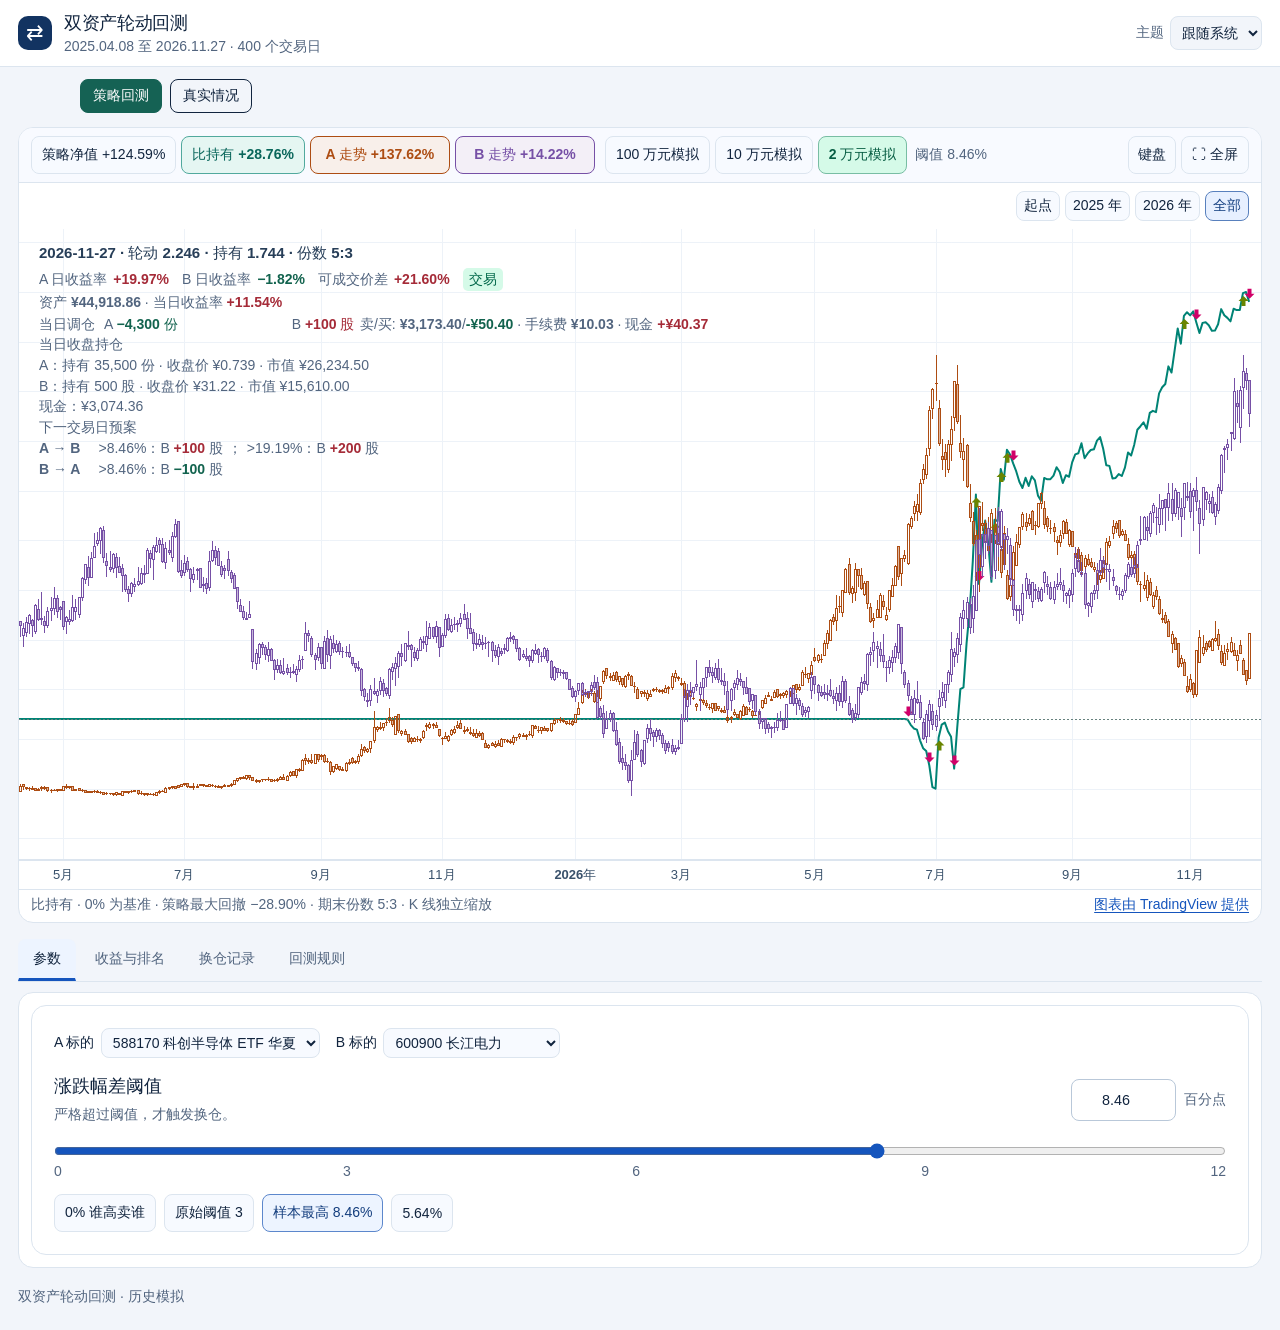
<file: index.html>
<!DOCTYPE html><html lang="zh-Hans"><head><meta charset="utf-8"><meta name="viewport" content="width=device-width,initial-scale=1"><meta name="description" content="双资产历史轮动策略模拟。"><title>双资产轮动回测</title><script src="chart-theme.js?v=theme-choice"></script><link rel="stylesheet" href="style-free-pair.css?v=borderless-overlay"><link rel="stylesheet" href="live-snapshot.css"><script src="vendor/lightweight-charts.js" defer></script><script src="candles.js" defer></script><script src="prices.js" defer></script><script src="pair-588170-515880.js" defer></script><script src="history-515880.js" defer></script><script src="app-close-holdings.js?v=anchor-plan" defer></script></head>
<body><header><div class="shell brand"><span class="logo" aria-hidden="true">⇄</span><div class="brand-copy"><h1>双资产轮动回测</h1><p class="period" id="period">800 个交易日 · 历史模拟</p></div><label class="theme-choice">主题 <select id="theme-choice" aria-label="主题"><option value="system">跟随系统</option><option value="light">浅色</option><option value="dark">深色</option></select></label></div></header>
<nav class="shell workspace-tabs" aria-label="双资工作区"><a href="./" aria-current="page">策略回测</a><a href="live.html">真实情况</a></nav>
<main class="shell">

<section class="panel terminal" id="terminal" aria-label="TradingView 图表">
 <div class="terminal-bar"><div class="instrument-tabs" role="group" aria-label="选择图表">
  <button type="button" id="strategy-toggle" data-view="net" aria-pressed="false" title="策略总资产相对初始本金的累计收益">策略净值<span id="strategy-return"></span></button>
  <button type="button" id="hold-gap-toggle" aria-pressed="true" aria-controls="chart" title="策略总资产相对持有总资产的差异；以 0% 为基准">比持有<span id="hold-gap-return"></span></button>
  <details class="stock-views" id="stock-views" hidden>
   <summary id="stock-views-label">个股 K 线</summary>
   <div class="stock-options" role="group" aria-label="个股 K 线">
    <button type="button" id="stock-view-a" data-view="a" aria-pressed="false">588170 科创半导体 ETF 华夏</button>
    <button type="button" id="stock-view-b" data-view="b" aria-pressed="false">600900 长江电力</button>
   </div>
  </details>
  <div id="asset-legend" class="asset-legend" role="group" aria-label="标的走势">
   <span class="asset-tip-anchor"><button type="button" data-asset-return="a" aria-pressed="true" aria-controls="chart" aria-describedby="asset-tip-a">A 走势<span id="asset-return-a"></span></button><span class="asset-tip" role="tooltip" id="asset-tip-a">纳指科技 ETF（159509）</span></span>
   <span class="asset-tip-anchor"><button type="button" data-asset-return="b" aria-pressed="true" aria-controls="chart" aria-describedby="asset-tip-b">B 走势<span id="asset-return-b"></span></button><span class="asset-tip" role="tooltip" id="asset-tip-b">长江电力（600900）</span></span>
  </div>
 </div><div class="model-switch" role="group" aria-label="回测模式"><button type="button" data-mode="account100" aria-pressed="false">100 万元模拟</button><button type="button" data-mode="account" aria-pressed="false">10 万元模拟</button><button type="button" data-mode="account20" aria-pressed="true">2 万元模拟</button><span id="threshold-current">阈值 0%</span></div><div class="terminal-tools"><details id="keyboard-help"><summary>键盘</summary><div class="keyboard-card"><p id="keyboard-guide">点击图表，或按 Tab 聚焦后使用快捷键。</p><p><kbd>←</kbd> <kbd>→</kbd> 移动 1 个交易日；加 <kbd>Shift</kbd> 移动 5 个</p><p><kbd>Option</kbd>（<kbd>Alt</kbd>）+ <kbd>←</kbd> / <kbd>→</kbd> 固定十字线，平移 1 个交易日</p><p><kbd>↑</kbd> <kbd>↓</kbd> 或 <kbd>+</kbd> <kbd>−</kbd> 缩放</p><p><kbd>Page Up</kbd> <kbd>Page Down</kbd> 向前／向后翻屏</p><p><kbd>Home</kbd> <kbd>End</kbd> 跳到首日／末日</p><p><kbd>0</kbd> 回到起点 · <kbd>F</kbd> 全屏 · <kbd>Esc</kbd> 清除十字线／退出全屏</p></div></details><button type="button" id="full" class="full" aria-pressed="false">⛶ 全屏</button></div></div>
 <div class="terminal-info"><div class="periods" id="chart-periods" role="group" aria-label="图表区间"><button type="button" data-range="start" aria-pressed="false">起点</button><button type="button" data-range="all" aria-pressed="true">全部</button></div></div>
 <div class="chart-stage"><div class="tv-frame" id="chart" tabindex="0" aria-describedby="keyboard-guide" aria-keyshortcuts="ArrowLeft ArrowRight Shift+ArrowLeft Shift+ArrowRight ArrowUp ArrowDown PageUp PageDown Home End 0 F Escape" aria-label="策略与持有净值曲线"></div><div class="quote-readout" aria-label="图表数据"><p id="readout" class="readout"></p><p id="daily-readout" class="daily-readout" aria-label="当日收益率" hidden><span>A 日收益率 <strong id="daily-a">—</strong></span><span>B 日收益率 <strong id="daily-b">—</strong></span><span><span id="gap-label">可成交价差</span> <strong id="daily-diff">—</strong></span><span id="daily-status" class="daily-status" hidden></span></p><div id="account-readout" hidden><p class="account-readout">资产 <strong id="account-amounts"></strong> · 当日收益率 <strong id="account-daily-return"></strong></p><p class="account-readout" id="account-day-trade"><span id="account-day-trade-content" hidden><strong>当日调仓</strong><span>A <strong id="day-trade-a"></strong></span><span>B <strong id="day-trade-b"></strong></span><span class="day-trade-cost" id="account-day-trade-cost">卖/买: <strong id="day-trade-sell"></strong>/<strong id="day-trade-delta" title="买入金额减去卖出金额，未扣手续费"></strong> · 手续费 <strong id="day-trade-fee"></strong> · 现金 <strong id="day-trade-cash"></strong></span></span><span id="account-day-trade-blank" aria-hidden="true">&nbsp;</span></p><p class="account-readout"><strong>当日收盘持仓</strong></p><p class="account-readout" id="account-close-a"></p><p class="account-readout" id="account-close-b"></p><p class="account-readout" id="account-close-cash"></p><div id="next-trade-plan" class="account-readout" role="group" aria-labelledby="next-trade-heading"><strong id="next-trade-heading" title="按买入侧平盘试算。只显示各情景中单手金额较高的一侧；越过后面的价差边界就用下一档。">下一交易日预案</strong><div id="plan-results" tabindex="0" role="region" aria-label="各方向价差边界和买卖数量"></div></div></div></div></div>
 <div class="terminal-foot"><p id="graph-summary"></p><a href="https://www.tradingview.com/" rel="noreferrer">图表由 TradingView 提供</a></div>
</section>
<div class="backtest-tabs" role="tablist" aria-label="回测详情"><button type="button" role="tab" id="tab-settings" aria-controls="settings" aria-selected="true" tabindex="0">参数</button><button type="button" role="tab" id="tab-results" aria-controls="results" aria-selected="false" tabindex="-1">收益与排名</button><button type="button" role="tab" id="tab-history" aria-controls="history" aria-selected="false" tabindex="-1">换仓记录</button><button type="button" role="tab" id="tab-method" aria-controls="method" aria-selected="false" tabindex="-1">回测规则</button></div>
<section class="panel backtest-tab-panel" id="settings" role="tabpanel" aria-labelledby="tab-settings"><div class="fold-body"><section class="controls panel" aria-label="阈值设置"><div class="pair-settings" role="group" aria-label="标的选择"><label for="asset-choice-a">A 标的 <select id="asset-choice-a"><option value="159509">159509 纳指科技 ETF</option><option value="600900">600900 长江电力</option><option value="588170" selected>588170 科创半导体 ETF 华夏</option><option value="515880">515880 通信 ETF 国泰</option></select></label><label for="asset-choice-b">B 标的 <select id="asset-choice-b"><option value="159509">159509 纳指科技 ETF</option><option value="600900" selected>600900 长江电力</option><option value="588170">588170 科创半导体 ETF 华夏</option><option value="515880">515880 通信 ETF 国泰</option></select></label></div><div class="ctl"><div><label for="limit">涨跌幅差阈值</label><p class="muted">严格超过阈值，才触发换仓。</p></div><div class="input"><input id="limit" type="number" min="0" max="12" step="0.0001" value="0" aria-describedby="unit"><span id="unit">百分点</span></div></div>
<label for="slider" class="sr">拖动调整阈值</label><input id="slider" type="range" min="0" max="12" step="0.0001" value="0"><div class="ticks"><span>0</span><span>3</span><span>6</span><span>9</span><span>12</span></div><div class="presets" aria-label="阈值预设"><button data-threshold="0" type="button">0% 谁高卖谁</button><button data-threshold="3" type="button">原始阈值 3</button><button id="threshold-best" data-threshold="0" type="button">样本最高</button><button data-threshold="5.64" type="button">5.64%</button></div></section>
</div></section>
<section class="panel backtest-tab-panel" id="results" role="tabpanel" aria-labelledby="tab-results" hidden><div class="fold-body"><section class="metrics" aria-label="回测摘要" aria-live="polite">
<article class="panel"><p>累计收益</p><strong id="total" class="accent">…</strong><small id="nav"></small></article>
<article class="panel"><p>各买一半不动</p><strong id="hold">…</strong><small id="gap"></small></article>
<article class="panel"><p>实际换仓</p><strong id="trades">…</strong><small id="signals"></small></article>
<article class="panel"><p>底仓拦截</p><strong id="blocked">…</strong><small id="split"></small></article>
</section>
<div class="cols">
<section data-for-mode="ideal" hidden class="panel table-panel"><p class="eyebrow">按累计收益排序</p><div class="section-top"><h2>整数档前五</h2><button type="button" data-recompute>重新计算</button></div><p class="muted">0%–12%，每个整数档只取最高收益。点阈值切换曲线。</p><div class="scroll"><table><thead><tr><th scope="col">档位</th><th scope="col">阈值</th><th scope="col">累计收益</th><th scope="col">换仓</th></tr></thead><tbody id="ranks"></tbody></table></div></section>
<section class="panel table-panel" data-for-mode="account"><p class="eyebrow" id="account-mode-label">10 万元模拟</p><div class="section-top"><h2>整数档前五</h2><button type="button" data-recompute>重新计算</button></div><p class="muted">0%–12%，每个整数档只取最高收益。点阈值切换曲线，收益已扣交易税费。</p><div class="scroll"><table><thead><tr><th scope="col">阈值</th><th scope="col">期末资产</th><th scope="col">累计收益</th><th scope="col">换仓</th><th scope="col">交易税费</th></tr></thead><tbody id="account-comparisons"></tbody></table></div></section>
<section class="panel table-panel"><p class="eyebrow">分段表现</p><h2>各年收益</h2><p class="muted">年平均取表中各年收益的算术平均，首年和末年未覆盖全年。</p><div class="scroll"><table><thead><tr><th scope="col">年份</th><th scope="col">轮动</th><th scope="col">持有</th></tr></thead><tbody id="years"></tbody><tfoot><tr><th scope="row">年平均收益</th><td><strong id="annual-avg-strategy"></strong></td><td><strong id="annual-avg-hold"></strong></td></tr></tfoot></table></div>
<div class="projection"><h2>复利推演</h2><p class="muted">以<span id="projection-capital"></span>起步，假设年平均收益不变、不追加本金。仅作情景演算。</p>
<div class="scroll"><table aria-label="复利推演"><thead><tr><th scope="col">年数</th><th scope="col">轮动</th><th scope="col">持有</th></tr></thead><tbody id="projections"></tbody></table></div></div></section>
</div>
<section class="panel table-panel monthly-panel" aria-labelledby="monthly-heading">
 <div class="section-top"><h2 id="monthly-heading">盈亏日历</h2><label class="monthly-control">查看 <select id="monthly-series"><option value="strategy">轮动</option><option value="hold">持有不动</option></select></label></div>
 <p class="muted">每月与上月最后一个交易日比较，首月与起始本金比较。年度收益按当年样本计算。</p>
 <div id="monthly-calendar" aria-label="按年分组的月度盈亏" aria-live="polite"></div>
</section>
</div></section>
<section class="panel backtest-tab-panel" id="history" role="tabpanel" aria-labelledby="tab-history" hidden><div class="fold-body"><section class="panel table-panel"><div class="section-top"><div><p class="eyebrow">最近记录</p><h2>换仓与底仓拦截</h2></div><span id="history-pair" class="muted">A = 588170 · B = 600900</span></div><div class="scroll"><table><thead><tr><th scope="col">日期</th><th scope="col">涨跌幅差</th><th scope="col">操作</th><th scope="col">操作后 A:B</th></tr></thead><tbody id="log"></tbody></table></div></section>
</div></section>
<section class="panel backtest-tab-panel" id="method" role="tabpanel" aria-labelledby="tab-method" hidden><div class="fold-body"><section class="panel note"><h2>回测口径</h2><div data-for-mode="account"><p><span id="account-start-capital">10 万元</span>起步，A、B 各用 <span id="account-half-capital">5 万元</span>按整手买入，余钱留作现金。分红计入现金。</p><p>总资产除以较贵的一手金额，向下取整、最多 8 份。总份数变化时，只调整单手金额较低的一边，运行中不强制恢复 4:4。每边至少留 1 份。</p><p>达到阈值后，在一份的卖出上限内按整手换仓。先用卖出净额覆盖买入和税费；卖到上限仍不够买一手，才用可用现金补差。补不齐、卖不出一手或碰到底仓则跳过。两边模拟成交后转移 1 份，并按成交后仓位重算。</p><p>按平安证券示例估算税费：A 股、ETF 均暂按万 3、单笔最低 ¥5 算交易手续费。A 股买卖另计 0.001% 过户费，卖出另计 0.05% 印花税；场内 ETF 不计这两项。手续费和印花税四舍五入到分，过户费按示例截到分，未计其他费用。实际以账户费率和对账单为准。</p><p>买一＝收盘价减一档，卖一＝收盘价加一档。<span id="tick-text">A 每档 ¥0.001，B 每档 ¥0.01。</span>用卖出方的买一和买入方的卖一分别对比各自昨收；方向价差严格大于阈值才模拟换仓。期末按收盘价给持仓估值。</p><p><strong>盘口是从收盘价推算的</strong>，没有使用实际历史盘口或确认成交量。完整收盘价在收盘后才确定，结果只用于比较历史模拟。</p></div><div data-for-mode="ideal" hidden><p>初始本金为 1，两个标的各投入一半，记为 4:4。触发时卖出当日相对较强标的的 1 份，按其当前持仓除以当前份数计算；售出所得全买另一只，份数随之转移。每边至少保留 1 份；若仅剩底仓，当天跳过。</p><p>以含分红调整的日线计算，假设能按当天收盘价换仓，不扣费、不考虑整手。完整收盘信号在收盘后才确定，结果用于比较历史模拟，不能视作可实现收益或未来预测。</p></div><p class="sources" id="original-sources">行情：<a href="https://gu.qq.com/sz159509/jj" rel="noreferrer">腾讯财经 159509</a> · <a href="https://gu.qq.com/sh600900/gp" rel="noreferrer">腾讯财经 600900</a> · <a href="https://finance.yahoo.com/quote/600900.SS/history/" rel="noreferrer">Yahoo Finance 调整数据</a></p><p class="sources" id="etf-sources" hidden>行情：新浪财经日线。曲线按前复权显示，整手回测用未复权成交价并同步调整持有份额。<a href="https://www.sse.com.cn/disclosure/fund/announcement/c/new/2025-04-02/588170_20250402_O5VU.pdf">588170 自 2025-04-08 上市</a>。各组合使用共同交易日。拆分公告：<a href="https://vip.stock.finance.sina.com.cn/fund/go.php/vAkFundInfo_JJGKXX/q/5353071.phtml">588170</a> · <a href="https://dataclouds.cninfo.com.cn/sjother2/fund/2026/20260127/99107eafb2044933819994b1824e9f06.pdf">515880（2 月）</a> · <a href="https://vip.stock.finance.sina.com.cn/fund/go.php/vAkFundInfo_JJGKXX/q/5328301.phtml">515880（7 月）</a>。</p><p class="sources">TradingView Lightweight Charts™ · Copyright (с) 2025 TradingView, Inc. https://www.tradingview.com/ · <a href="vendor/LICENSE">许可</a> · <a href="https://www.tradingview.com/">TradingView</a></p></section>
</div></section>
</main><footer class="shell">双资产轮动回测 · 历史模拟</footer><noscript>请启用 JavaScript 查看交互回测。</noscript></body></html>
</file>
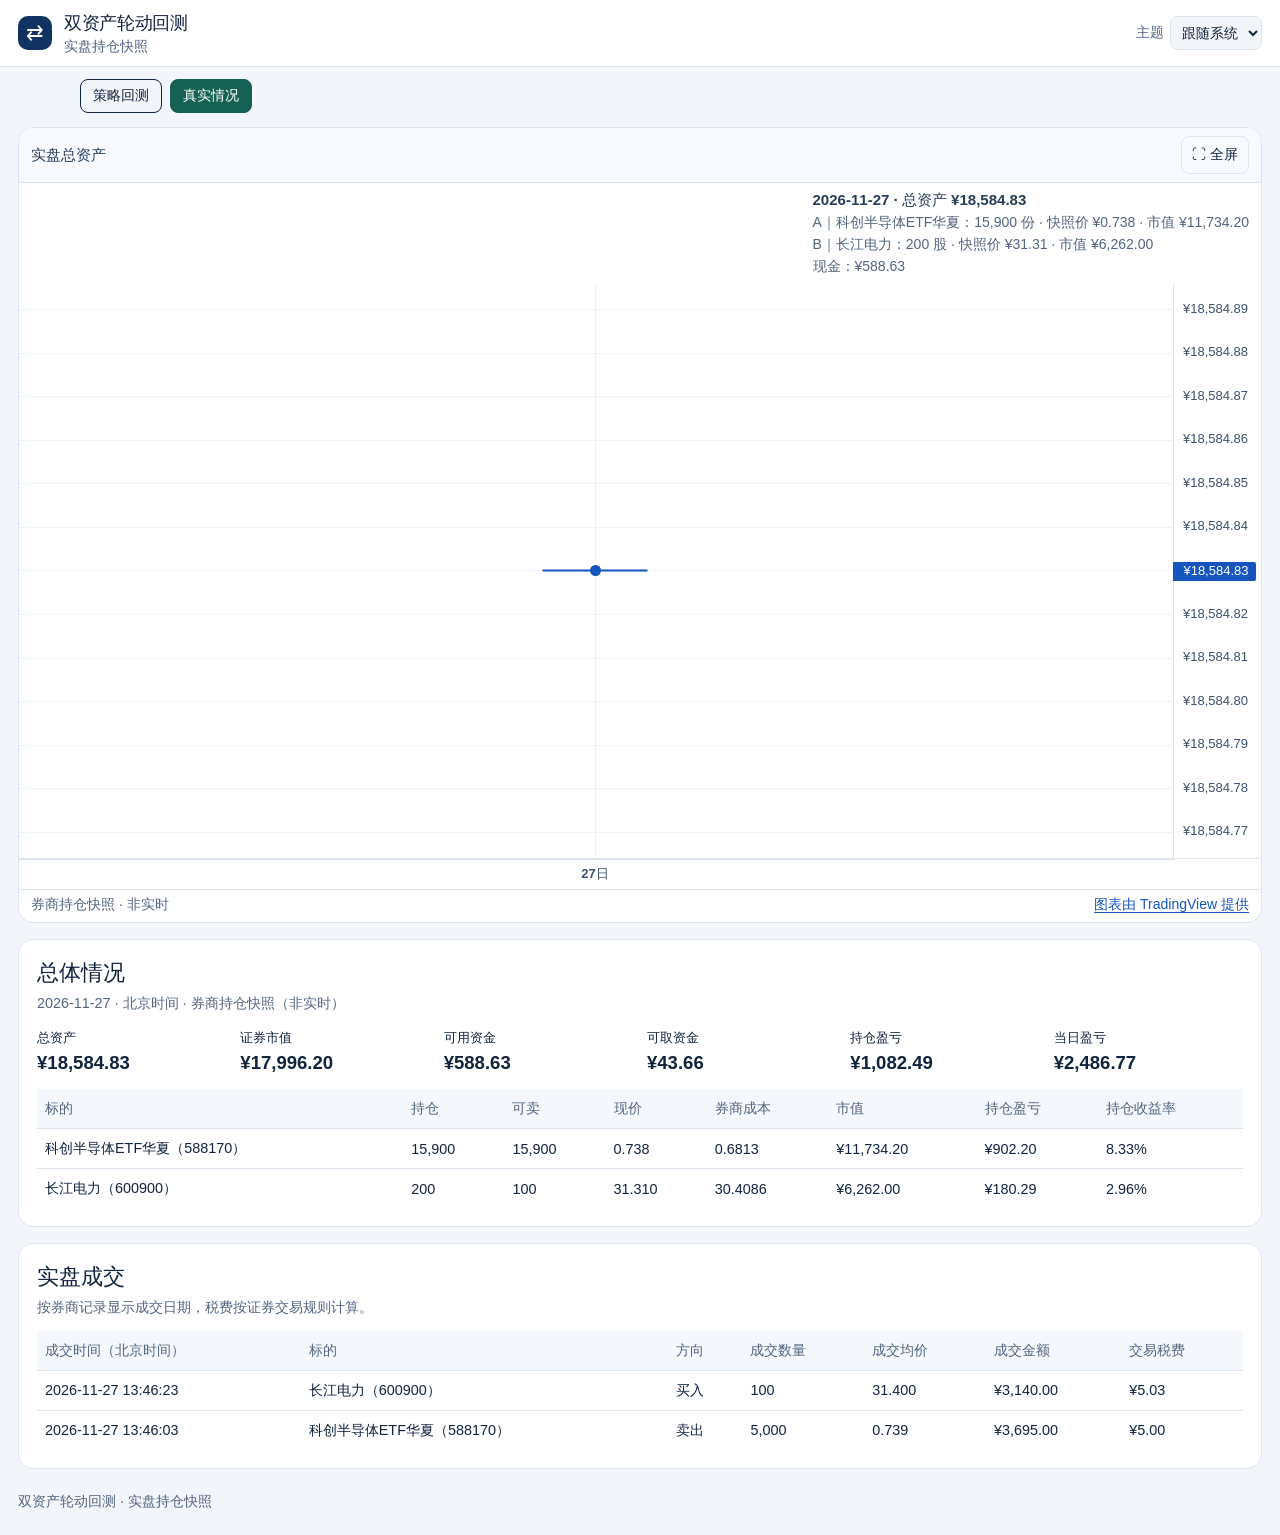
<file: live.html>
<!doctype html><html lang="zh-Hans"><head><meta charset="utf-8"><meta name="viewport" content="width=device-width,initial-scale=1"><meta http-equiv="Content-Security-Policy" content="default-src 'none'; script-src 'self'; style-src 'self'; connect-src 'self'; base-uri 'none'; form-action 'none'"><title>真实情况｜双资</title><script src="chart-theme.js?v=theme-choice"></script><link rel="stylesheet" href="style-free-pair.css?v=theme-choice"><link rel="stylesheet" href="live-snapshot.css"><script src="vendor/lightweight-charts.js" defer></script><script src="live-chart.js?v=system-theme" defer></script></head><body><header><div class="shell brand"><span class="logo" aria-hidden="true">⇄</span><div class="brand-copy"><h1>双资产轮动回测</h1><p class="period">实盘持仓快照</p></div><label class="theme-choice">主题 <select id="theme-choice" aria-label="主题"><option value="system">跟随系统</option><option value="light">浅色</option><option value="dark">深色</option></select></label></div></header>
<nav class="shell workspace-tabs" aria-label="双资工作区"><a href="./">策略回测</a><a href="live.html" aria-current="page">真实情况</a></nav>
<main class="shell">
<section class="panel terminal" id="live-terminal" aria-label="实盘资产图表" hidden>
 <div class="terminal-bar"><div class="readout">实盘总资产</div><button id="live-full" class="full" type="button" aria-pressed="false">⛶ 全屏</button></div>
 <div class="terminal-info"><div>
  <div class="readout" id="live-chart-date"></div>
  <p class="account-readout" id="live-chart-a"></p>
  <p class="account-readout" id="live-chart-b"></p>
  <p class="account-readout" id="live-chart-cash"></p>
 </div></div>
 <div class="tv-frame" id="live-chart" tabindex="0" aria-label="实盘总资产走势" aria-keyshortcuts="ArrowLeft ArrowRight Home End"></div>
 <div class="terminal-foot"><span>券商持仓快照 · 非实时</span><a href="https://www.tradingview.com/" rel="noopener noreferrer">图表由 TradingView 提供</a></div>
</section>
<section class="panel live-card"><h2>总体情况</h2><p id="snapshot-empty">正在载入实盘记录…</p><div id="snapshot-view" hidden><p class="muted" id="snapshot-date"></p><dl class="live-kpis" id="snapshot-totals"></dl><div class="scroll"><table aria-label="实盘持仓"><thead><tr><th>标的</th><th>持仓</th><th>可卖</th><th>现价</th><th>券商成本</th><th>市值</th><th>持仓盈亏</th><th>持仓收益率</th></tr></thead><tbody id="snapshot-positions"></tbody></table></div></div></section>
<section class="panel live-card"><h2>实盘成交</h2><p class="muted">按券商记录显示成交日期，税费按证券交易规则计算。</p><div class="scroll"><table aria-label="实盘成交"><thead><tr><th>成交时间（北京时间）</th><th>标的</th><th>方向</th><th>成交数量</th><th>成交均价</th><th>成交金额</th><th>交易税费</th></tr></thead><tbody id="public-trades"></tbody></table></div></section>
<noscript>请启用 JavaScript 查看实盘快照。</noscript></main><footer class="shell">双资产轮动回测 · 实盘持仓快照</footer></body></html>
</file>
<file: style-free-pair.css>
:root{color-scheme:light;--bg:#f2f5fa;--ink:#11243e;--muted:#52657f;--line:#dce5ef;--blue:#1555bd;--soft:#edf4ff;--orange:#a34a1c;font-family:Inter,-apple-system,BlinkMacSystemFont,"PingFang SC","Microsoft YaHei",sans-serif;color:var(--ink);background:var(--bg);font-synthesis:none}*{box-sizing:border-box}body{margin:0;font-size:1rem}h1,h2,p{margin:0}button,input{font:inherit}button{cursor:pointer;color:inherit}a{color:var(--blue);text-underline-offset:3px}.shell{width:min(1120px,calc(100% - 48px));margin-inline:auto}header{background:white;border-bottom:1px solid var(--line)}.brand{display:flex;gap:12px;align-items:center;min-height:62px;font-weight:750}.brand small{margin-left:10px;font-weight:500;color:var(--muted);font-size:.875rem}.logo{display:grid;place-items:center;border-radius:10px;background:#123361;color:white;width:34px;height:34px;font-size:1.3rem}.scope{margin-left:auto;color:#365679;background:#edf3fa;padding:6px 10px;border-radius:20px;font-size:.875rem}.intro{padding:40px 0 24px}.eyebrow{color:#315e9b;font-size:.875rem;font-weight:750;letter-spacing:.1em}.intro h1{font-size:clamp(2rem,5vw,3.4rem);line-height:1.1;margin:10px 0 12px;letter-spacing:-.05em}.subtitle{font-size:1.14rem;font-weight:650}.period{color:var(--muted);margin-top:9px;font-size:.94rem}.panel{background:white;border:1px solid var(--line);border-radius:15px}.controls,.chart-panel,.table-panel,.note{padding:22px;margin-bottom:16px}.ctl,.section-top{display:flex;justify-content:space-between;align-items:center;gap:12px}.ctl label{font-size:1.12rem;font-weight:750}.muted{color:var(--muted);font-size:.9rem;line-height:1.55;margin-top:5px}.input{display:flex;align-items:center;gap:8px;white-space:nowrap;color:var(--muted);font-size:.9rem}.input input{color:var(--ink);width:105px;min-height:42px;border:1px solid #b9c8d9;border-radius:8px;text-align:center;font-variant-numeric:tabular-nums}.controls input[type=range]{width:100%;margin:18px 0 1px;accent-color:var(--blue);cursor:pointer}.ticks{display:flex;justify-content:space-between;font-variant-numeric:tabular-nums;color:var(--muted);font-size:.875rem}.presets{display:flex;flex-wrap:wrap;gap:8px;margin-top:15px}button{border:1px solid var(--line);background:#f7faff;border-radius:8px;padding:7px 10px;font-size:.875rem;min-height:38px}button:hover,button.active{border-color:#5c87cc;background:var(--soft);color:#143e7e}button:focus-visible,input:focus-visible,a:focus-visible{outline:2px solid #1253ae;outline-offset:3px}.metrics{display:grid;grid-template-columns:repeat(4,1fr);gap:14px;margin:0 0 16px}.metrics article{padding:17px}.metrics p{font-size:.94rem;color:var(--muted);font-weight:650}.metrics strong{font-size:clamp(1.5rem,3vw,2.2rem);line-height:1.25;display:block;letter-spacing:-.035em;margin:6px 0 4px;font-variant-numeric:tabular-nums}.accent{color:var(--blue)}.metrics small{font-size:.875rem;color:var(--muted)}h2{font-size:1.35rem;margin-top:4px}.legend{display:flex;flex-wrap:wrap;gap:14px;font-size:.875rem}.legend span{display:flex;align-items:center;gap:6px}.legend i{width:19px;border-top:3px solid #1d62d6;border-radius:2px}.legend span+span i{border-top:2px dashed #718198}.graph{margin-top:12px;background:#f8fbff;border-radius:10px;overflow:hidden}.graph svg{display:block;width:100%;height:clamp(195px,34vw,342px);touch-action:pan-y}.readout{min-height:25px;display:flex;flex-wrap:wrap;gap:6px 18px;color:#294966;font-size:.875rem;font-variant-numeric:tabular-nums;padding-top:8px}.chart-panel #graph-summary{margin-top:7px}.cols{display:grid;grid-template-columns:1.16fr 1fr;gap:16px}.scroll{overflow:auto;margin-top:12px}table{border-collapse:collapse;width:100%;text-align:left;font-size:.9rem;font-variant-numeric:tabular-nums;white-space:nowrap}th,td{padding:10px 8px;border-bottom:1px solid var(--line)}th{font-weight:650;color:var(--muted);background:#f4f8fd}tr:last-child td{border-bottom:0}.threshold-button{font-weight:750;padding:5px 8px;min-height:33px}.warn{color:var(--orange)}.note p{margin-top:9px;line-height:1.65;color:var(--muted)}.note .sources{font-size:.875rem}footer{padding:8px 0 24px;color:var(--muted);font-size:.875rem}.sr{position:absolute;width:1px;height:1px;margin:-1px;clip-path:inset(50%);overflow:hidden}.sr:focus{position:static;width:100%;height:auto;margin:6px 0;clip-path:none}@media(max-width:680px){.shell{width:calc(100% - 28px)}.brand small{display:none}.intro{padding-top:29px}.metrics{grid-template-columns:repeat(2,1fr);gap:9px}.cols{grid-template-columns:1fr;gap:0}.controls,.chart-panel,.table-panel,.note{padding:14px}.metrics article{padding:13px}.chart-panel .section-top{align-items:flex-start;flex-direction:column}.legend{gap:9px}.scope{font-size:.8rem}.input input{width:86px}th,td{padding:9px 6px}}
/* Chart-first workspace */
header .brand,main.shell,footer.shell{width:calc(100% - 36px);max-width:1800px}.brand{gap:12px;min-height:66px;flex-wrap:wrap;padding:8px 0}.brand-copy h1{font-size:1.12rem;letter-spacing:-.02em}.brand-copy .period{font-weight:500;font-size:.875rem;margin-top:3px}.panel-nav{margin-left:auto;display:flex;gap:7px}.panel-nav button{background:#fff}.panel-nav button[aria-expanded=true]{color:#133e79;background:#eaf2ff;border-color:#8aa8d5}.terminal{display:flex;flex-direction:column;height:calc(100vh - 104px + var(--plan-space,0px));height:calc(100dvh - 104px + var(--plan-space,0px));min-height:calc(450px + var(--plan-space,0px));margin:14px 0 16px;overflow:hidden;background:white}.terminal-bar,.terminal-info,.terminal-foot{display:flex;align-items:center;justify-content:space-between;gap:10px;flex-shrink:0;padding:8px 12px}.terminal-bar{border-bottom:1px solid var(--line);background:#f8faff}.terminal-info{flex-wrap:wrap;justify-content:flex-end}.instrument-tabs,.periods{display:flex;gap:5px;flex-wrap:wrap}.instrument-tabs button[aria-pressed=true],.periods button[aria-pressed=true]{border-color:#5880bd;background:#e7f0ff;color:#133f80;font-weight:700}.full{white-space:nowrap}.periods button{min-height:30px;font-size:.875rem;padding:4px 7px}.terminal .readout{display:block;padding:0;min-height:0;font-size:.94rem;color:#273e58;font-weight:600}.terminal-foot{padding-top:6px;border-top:1px solid var(--line);font-size:.875rem;color:var(--muted);flex-wrap:wrap}.tv-frame{flex:1;min-height:0;min-width:0;overflow:hidden}.terminal:fullscreen,.terminal.full-fallback{height:100%;min-height:0;width:100%;max-width:none;border-radius:0;margin:0;border:0;background:white}.terminal.full-fallback{position:fixed;inset:0;z-index:1000}body.fallback-open{overflow:hidden}.disclosure{margin-bottom:12px;scroll-margin-top:12px}.disclosure summary{padding:15px 16px;cursor:pointer;font-weight:650}.disclosure summary span{margin-left:12px;color:var(--muted);font-size:.875rem;font-weight:400}.disclosure[open] summary{border-bottom:1px solid var(--line)}.fold-body{padding:12px 12px 0}.fold-body>section,.fold-body .cols>section,.fold-body>.metrics{margin-bottom:12px}.fold-body .cols{gap:12px}.fold-body .metrics{gap:12px}
@media(max-width:680px){header .brand,main.shell,footer.shell{width:calc(100% - 18px)}.brand{gap:7px}.brand-copy h1{font-size:1rem}.brand-copy .period{font-size:.8rem}.panel-nav{width:100%;margin:0}.panel-nav button{flex:1;min-height:34px}.terminal{height:calc(100dvh - 125px + var(--plan-space,0px));min-height:calc(410px + var(--plan-space,0px));margin-top:9px}.terminal-bar,.terminal-info,.terminal-foot{padding:7px 6px;gap:6px}.terminal-bar{align-items:flex-start}.instrument-tabs{gap:4px}.instrument-tabs button,.full{font-size:.82rem;padding:5px 6px;min-height:35px}.terminal .readout{font-size:.85rem;line-height:1.45}.terminal-foot{font-size:.8rem}.disclosure summary{padding:12px}.disclosure summary span{margin-left:6px}}
.quote-readout{min-width:0}.daily-readout{display:flex;flex-wrap:wrap;gap:3px 13px;margin-top:5px;color:var(--muted);font-size:.875rem;line-height:1.45;font-variant-numeric:tabular-nums}.daily-readout[hidden]{display:none}.daily-readout span{white-space:nowrap}.daily-readout strong{color:var(--ink);margin-left:2px}.daily-readout strong[data-sign=up]{color:#a52b38}.daily-readout strong[data-sign=down]{color:#12634e}
.terminal-tools{display:flex;align-items:center;gap:5px;white-space:nowrap}.terminal-tools details{position:relative}.terminal-tools summary{list-style:none;cursor:pointer;padding:7px 9px;border:1px solid var(--line);border-radius:8px;background:#f7faff;font-size:.875rem;min-height:38px;display:grid;place-items:center}.terminal-tools summary::-webkit-details-marker{display:none}.terminal-tools summary:focus-visible,.tv-frame:focus-visible{outline:2px solid #1253ae;outline-offset:-2px}.keyboard-card{position:absolute;right:0;top:calc(100% + 6px);z-index:5;background:#fff;border:1px solid var(--line);border-radius:10px;padding:12px;box-shadow:0 8px 20px #183a6426;min-width:265px;max-width:calc(100vw - 55px);white-space:normal;font-size:.875rem;color:var(--muted);line-height:1.6}.keyboard-card p+p{margin-top:5px}.keyboard-card kbd{font:inherit;font-weight:650;color:var(--ink);background:#edf3fa;border-radius:4px;padding:1px 4px;white-space:nowrap}@media(max-width:680px){.terminal-tools summary{min-height:35px;font-size:.82rem;padding:5px 6px}}
.stock-views{position:relative}.stock-views summary{list-style:none;display:flex;gap:5px;align-items:center;cursor:pointer;padding:7px 10px;min-height:38px;border:1px solid var(--line);border-radius:8px;background:#f7faff;font-size:.875rem;white-space:nowrap}.stock-views summary::-webkit-details-marker{display:none}.stock-views summary::after{content:"";width:6px;height:6px;margin:0 2px 3px 3px;border-right:1px solid currentColor;border-bottom:1px solid currentColor;transform:rotate(45deg)}.stock-views[open] summary::after{margin-bottom:-2px;transform:rotate(225deg)}.stock-views summary:focus-visible{outline:2px solid #1253ae;outline-offset:2px}.stock-options{display:grid;gap:5px;position:absolute;z-index:6;left:0;top:calc(100% + 6px);width:max-content;background:white;border:1px solid var(--line);border-radius:10px;padding:6px;box-shadow:0 8px 20px #183a6426}.stock-options button{text-align:left;white-space:nowrap}@media(max-width:680px){.stock-views summary{padding:5px 6px;min-height:35px;font-size:.82rem}}
.daily-readout{align-items:center}.daily-readout .daily-status{display:inline-flex;align-items:center;min-height:23px;padding:0 6px;border-radius:5px;background:#f2e7ff;color:#6420bf;font-weight:700;white-space:nowrap}.daily-readout .daily-status[hidden]{display:none}.daily-status[data-kind=blocked]{background:#ffebd2;color:#ab4300}.daily-status[data-kind=trade]{background:#d5fae8;color:#006749}
.model-switch{display:flex;gap:5px;align-items:center;flex-wrap:wrap;margin-right:auto}.model-switch button[aria-pressed=true]{color:#075d43;background:#d5fae8;border-color:#78bda3;font-weight:700}.model-switch #threshold-current{font-size:.875rem;color:#52657f;white-space:nowrap;margin-left:3px}.account-readout{font-size:.875rem;color:var(--muted);font-variant-numeric:tabular-nums;margin-top:4px}.account-readout[hidden], [data-for-mode][hidden]{display:none}.terminal-bar{flex-wrap:wrap}@media(max-width:680px){.model-switch{order:3;width:100%}.model-switch button{font-size:.82rem;min-height:31px;padding:4px 7px}.account-readout{font-size:.8rem}}
.account-readout strong[data-sign=up]{color:#a52b38}.account-readout strong[data-sign=down]{color:#12634e}
.asset-legend{display:flex;gap:5px;flex-wrap:wrap}.asset-legend[hidden]{display:none}
.instrument-tabs .asset-legend button{background:#fff;border:1px solid var(--asset-color);color:var(--asset-color);font-variant-numeric:tabular-nums;white-space:nowrap;box-sizing:border-box;inline-size:8.75rem}
.instrument-tabs .asset-legend button[aria-pressed=false]{border-style:dashed}
.instrument-tabs .asset-legend button[aria-pressed=true]{background:color-mix(in srgb,var(--asset-color) 9%,white)}

.projection{margin-top:20px}.projection td{white-space:nowrap}

#asset-pair{font:inherit;font-size:.875rem;color:var(--ink);background:#f7faff;border:1px solid var(--line);border-radius:8px;padding:5px 7px;min-height:35px;max-width:100%;cursor:pointer}

.asset-tip-anchor{position:relative;display:inline-flex}
.asset-tip{display:none;position:absolute;z-index:10;left:50%;top:calc(100% + 5px);transform:translateX(-50%);width:max-content;max-width:calc(100vw - 24px);padding:5px 9px;border-radius:5px;background:#182942;color:#fff;font-size:.8rem;font-weight:600;line-height:1.4;pointer-events:none;white-space:nowrap}
.asset-tip-anchor:hover .asset-tip,.asset-tip-anchor button:focus-visible + .asset-tip{display:block}

.instrument-tabs #hold-gap-toggle{color:#09665b;border-color:#51a99d;white-space:nowrap;font-variant-numeric:tabular-nums}
.instrument-tabs #hold-gap-toggle[aria-pressed=false]{border-style:dashed;background:#fff}
.instrument-tabs #hold-gap-toggle[aria-pressed=true]{border-style:solid;background:#e5f6f2}

.pair-settings{display:flex;flex-wrap:wrap;gap:.6rem 1rem;margin-bottom:16px}.pair-settings label{display:flex;align-items:center;gap:.4rem;font-size:.875rem;min-width:0}.pair-settings select{font:inherit;min-width:0;max-width:100%;padding:5px 7px;background:#f7faff;color:var(--ink);border:1px solid var(--line);border-radius:8px}

/* Follow the operating system without changing the light palette. */

:root[data-theme="dark"]{color-scheme:dark;--bg:#101722;--surface:#182332;--surface-raised:#1f2d40;--ink:#edf3fa;--muted:#b4c3d6;--line:#344257;--blue:#8ab8ff;--soft:#233d60;--orange:#ffc28d;--focus:#9ac2ff}
:where(:root[data-theme="dark"]) header,:where(:root[data-theme="dark"]) .panel,:where(:root[data-theme="dark"]) .terminal,:where(:root[data-theme="dark"]) .terminal:fullscreen,:where(:root[data-theme="dark"]) .terminal.full-fallback,:where(:root[data-theme="dark"]) .keyboard-card,:where(:root[data-theme="dark"]) .stock-options{background:var(--surface)}
:where(:root[data-theme="dark"]) .terminal-bar,:where(:root[data-theme="dark"]) .graph,:where(:root[data-theme="dark"]) th,:where(:root[data-theme="dark"]) .scope,:where(:root[data-theme="dark"]) .keyboard-card kbd{background:var(--surface-raised)}
:where(:root[data-theme="dark"]) .scope,:where(:root[data-theme="dark"]) .eyebrow,:where(:root[data-theme="dark"]) .terminal .readout{color:var(--ink)}
:where(:root[data-theme="dark"]) button,:where(:root[data-theme="dark"]) .panel-nav button,:where(:root[data-theme="dark"]) .terminal-tools summary,:where(:root[data-theme="dark"]) .stock-views summary,:where(:root[data-theme="dark"]) .pair-settings select,:where(:root[data-theme="dark"]) #asset-pair,:where(:root[data-theme="dark"]) .input input{background:var(--surface-raised);color:var(--ink);border-color:var(--line)}
:where(:root[data-theme="dark"]) button:hover,:where(:root[data-theme="dark"]) button.active,:where(:root[data-theme="dark"]) .panel-nav button[aria-expanded=true],:where(:root[data-theme="dark"]) .instrument-tabs button[aria-pressed=true],:where(:root[data-theme="dark"]) .periods button[aria-pressed=true]{background:var(--soft);color:var(--ink);border-color:#7296c4}
:where(:root[data-theme="dark"]) .terminal-tools summary:focus-visible,:where(:root[data-theme="dark"]) .stock-views summary:focus-visible,:where(:root[data-theme="dark"]) .tv-frame:focus-visible,:where(:root[data-theme="dark"]) button:focus-visible,:where(:root[data-theme="dark"]) input:focus-visible,:where(:root[data-theme="dark"]) a:focus-visible,:where(:root[data-theme="dark"]) select:focus-visible{outline-color:var(--focus)}
:where(:root[data-theme="dark"]) .daily-readout strong[data-sign=up],:where(:root[data-theme="dark"]) .account-readout strong[data-sign=up]{color:#ff8999}
:where(:root[data-theme="dark"]) .daily-readout strong[data-sign=down],:where(:root[data-theme="dark"]) .account-readout strong[data-sign=down]{color:#63ddad}
:where(:root[data-theme="dark"]) .daily-readout .daily-status{background:#3e2b53;color:#e5c5ff}
:where(:root[data-theme="dark"]) .daily-status[data-kind=blocked]{background:#4b311f;color:#ffd09f}
:where(:root[data-theme="dark"]) .daily-status[data-kind=trade],:where(:root[data-theme="dark"]) .model-switch button[aria-pressed=true]{background:#194338;color:#a0f3ce;border-color:#4e9c86}
:where(:root[data-theme="dark"]) .model-switch #threshold-current{color:var(--muted)}
:where(:root[data-theme="dark"]) .instrument-tabs .asset-legend button,:where(:root[data-theme="dark"]) .instrument-tabs #hold-gap-toggle[aria-pressed=false]{background:var(--surface)}
:where(:root[data-theme="dark"]) .instrument-tabs .asset-legend button[aria-pressed=true]{background:color-mix(in srgb,var(--asset-color) 14%,var(--surface))}
:where(:root[data-theme="dark"]) .instrument-tabs #hold-gap-toggle{color:#79e0cb;border-color:#4da38f}
:where(:root[data-theme="dark"]) .instrument-tabs #hold-gap-toggle[aria-pressed=true]{background:#194338}
:where(:root[data-theme="dark"]) .workspace-tabs a[aria-current="page"]{background:#194338;color:#a0f3ce;border-color:#4e9c86}
:where(:root[data-theme="dark"]) .asset-tip{background:#e6edf6;color:#172333}

.monthly-panel{margin-top:14px;min-width:0}.monthly-control{display:flex;align-items:center;gap:7px;color:var(--muted);font-size:.875rem;white-space:nowrap}.monthly-control select{font:inherit;color:var(--ink);background:var(--bg);border:1px solid var(--line);border-radius:8px;padding:5px 8px}

.backtest-tabs{display:flex;gap:4px;flex-wrap:wrap;margin-top:12px;border-bottom:1px solid var(--line)}.backtest-tabs button{min-height:42px;padding:8px 14px;border:1px solid transparent;border-bottom:3px solid transparent;border-radius:8px 8px 0 0;background:transparent;color:var(--muted);font-weight:650;white-space:nowrap}.backtest-tabs button:hover{background:var(--soft);color:var(--ink)}.backtest-tabs button[aria-selected=true]{background:var(--soft);border-bottom-color:var(--blue);color:var(--ink)}.backtest-tabs button:focus-visible{outline:2px solid var(--blue);outline-offset:-2px}.backtest-tab-panel{margin:10px 0 12px;min-width:0}.backtest-tab-panel[hidden]{display:none}@media(max-width:600px){.backtest-tabs{gap:1px}.backtest-tabs button{flex:1;padding-inline:5px;font-size:.85rem}}

.month-year{margin:16px 0 4px}.month-year h3{margin:0 0 8px;font-size:1rem}.month-grid{display:grid;grid-template-columns:repeat(12,minmax(0,1fr));gap:6px;list-style:none;margin:0;padding:0}.month-tile{display:flex;flex-direction:column;gap:3px;min-height:72px;min-width:0;padding:8px 6px;border:1px solid var(--line);border-radius:7px;background:var(--bg);font-variant-numeric:tabular-nums;line-height:1.2}.month-tile>span{font-size:.78rem;color:var(--muted)}.month-tile>strong{font-size:.95rem;color:var(--ink);overflow-wrap:anywhere}.month-tile>small{font-size:.75rem;color:var(--muted);overflow-wrap:anywhere}.month-tile[data-sign=up]{background:#fff0f1}.month-tile[data-sign=down]{background:#edf9f2}.month-tile[data-sign=up]>strong{color:#ad2432}.month-tile[data-sign=down]>strong{color:#0d6c4c}.month-empty{opacity:.65}.month-empty>span:last-child{margin-top:3px}
:where(:root[data-theme="dark"]) .month-tile[data-sign=up]{background:#39242e}
:where(:root[data-theme="dark"]) .month-tile[data-sign=down]{background:#19332e}
:where(:root[data-theme="dark"]) .month-tile[data-sign=up]>strong{color:#fd9ca8}
:where(:root[data-theme="dark"]) .month-tile[data-sign=down]>strong{color:#7addb3}@media(max-width:1320px){.month-grid{grid-template-columns:repeat(6,minmax(0,1fr))}}@media(max-width:620px){.month-grid{grid-template-columns:repeat(4,minmax(0,1fr))}}

.theme-choice{display:flex;align-items:center;gap:6px;margin-left:auto;font-size:.875rem;font-weight:500;color:var(--muted);white-space:nowrap}.theme-choice select{font:inherit;color:var(--ink);background:var(--bg);border:1px solid var(--line);border-radius:8px;min-height:34px;padding:4px 7px}.theme-choice select:focus-visible{outline:2px solid var(--blue);outline-offset:2px}

/* Hovering across dates must not resize the chart or relocate its range buttons. */
#terminal:has(#account-day-trade) .daily-readout:not([hidden]){display:grid;grid-template-columns:repeat(4,max-content);justify-content:start}
#account-day-trade-content:not([hidden]){display:grid}
#account-day-trade{line-height:1.45;block-size:1.45em;white-space:nowrap;overflow-x:auto;scrollbar-width:none}
@media(max-width:680px){
 #terminal:has(#account-day-trade) .daily-readout:not([hidden]){grid-template-columns:repeat(2,max-content)}
 #account-day-trade{block-size:2.9em}
 .day-trade-cost{grid-column:1/-1}
}

.month-year h3 .year-pnl{display:inline-block;margin-inline-start:.4em;font-variant-numeric:tabular-nums}
.year-pnl[data-sign=up]{color:#ad2432}
.year-pnl[data-sign=down]{color:#0d6c4c}
:where(:root[data-theme="dark"]) .year-pnl[data-sign=up]{color:#fd9ca8}
:where(:root[data-theme="dark"]) .year-pnl[data-sign=down]{color:#7addb3}

#account-day-trade-content{column-gap:.4em;grid-template-columns:4.25em 13em max-content}
@media(min-width:681px){#account-day-trade-content{grid-template-columns:4.25em 13em max-content max-content}}
#plan-results{white-space:nowrap;overflow-x:auto;scrollbar-width:none}
#next-trade-plan .plan-row{line-height:1.45;margin-top:4px}
.plan-direction{display:inline-block;min-width:4.25em}
.plan-cutoff{color:var(--muted)}
.plan-separator{margin-inline:.35em;color:var(--muted)}

/* The readout floats over the plot; it never sizes the canvas. */
.chart-stage{position:relative;display:flex;flex:1 1 0;min-width:0;min-height:0}
.chart-stage>.quote-readout{position:absolute;z-index:2;inset:8px auto auto 10px;width:max-content;max-width:calc(100% - 22px);box-sizing:border-box;padding:7px 10px;background:color-mix(in srgb,var(--surface) 86%,transparent);border:0;border-radius:8px;pointer-events:none}
.chart-stage .daily-readout:not([hidden]){max-width:100%;overflow:hidden}
.chart-stage .account-readout{margin-top:2px;line-height:1.35}
.chart-stage #account-day-trade{block-size:1.35em}
.chart-stage #next-trade-plan .plan-row{margin-top:2px;line-height:1.35}
@media(max-width:680px){
 .chart-stage>.quote-readout{inset:5px auto auto 5px;max-width:calc(100% - 12px);padding:4px 6px}
 .chart-stage #account-day-trade{block-size:2.7em}
}
@media(pointer:coarse){
 .chart-stage #plan-results,.chart-stage #account-day-trade{pointer-events:auto}
}
</file>
<file: live-snapshot.css>
.workspace-tabs{display:flex;gap:8px;margin:12px auto 14px;flex-wrap:wrap}.workspace-tabs a{padding:7px 12px;border:1px solid currentColor;border-radius:8px;color:inherit;text-decoration:none;font-size:.875rem}.workspace-tabs a[aria-current="page"]{background:#156254;border-color:#156254;color:white}.workspace-tabs a:focus-visible{outline:2px solid #19a38b;outline-offset:2px}.live-card{padding:18px;margin:0 0 16px}.live-card h2{margin-top:0}.live-kpis{display:grid;grid-template-columns:repeat(auto-fit,minmax(135px,1fr));gap:14px;margin:15px 0}.live-kpis dt{font-size:.82rem;margin-bottom:5px}.live-kpis dd{font-size:1.16rem;margin:0;font-variant-numeric:tabular-nums;font-weight:650}.live-card textarea{box-sizing:border-box;width:100%;padding:8px;border:1px solid #708680;border-radius:7px;font:inherit;color:inherit;background:transparent;resize:vertical}.live-card summary,.live-card button{cursor:pointer}.live-card button{margin:6px 8px 0 0}.live-status{min-height:1.4em;margin:6px 0}.live-card th,.live-card td{white-space:nowrap}.live-card [hidden]{display:none!important}
</file>
